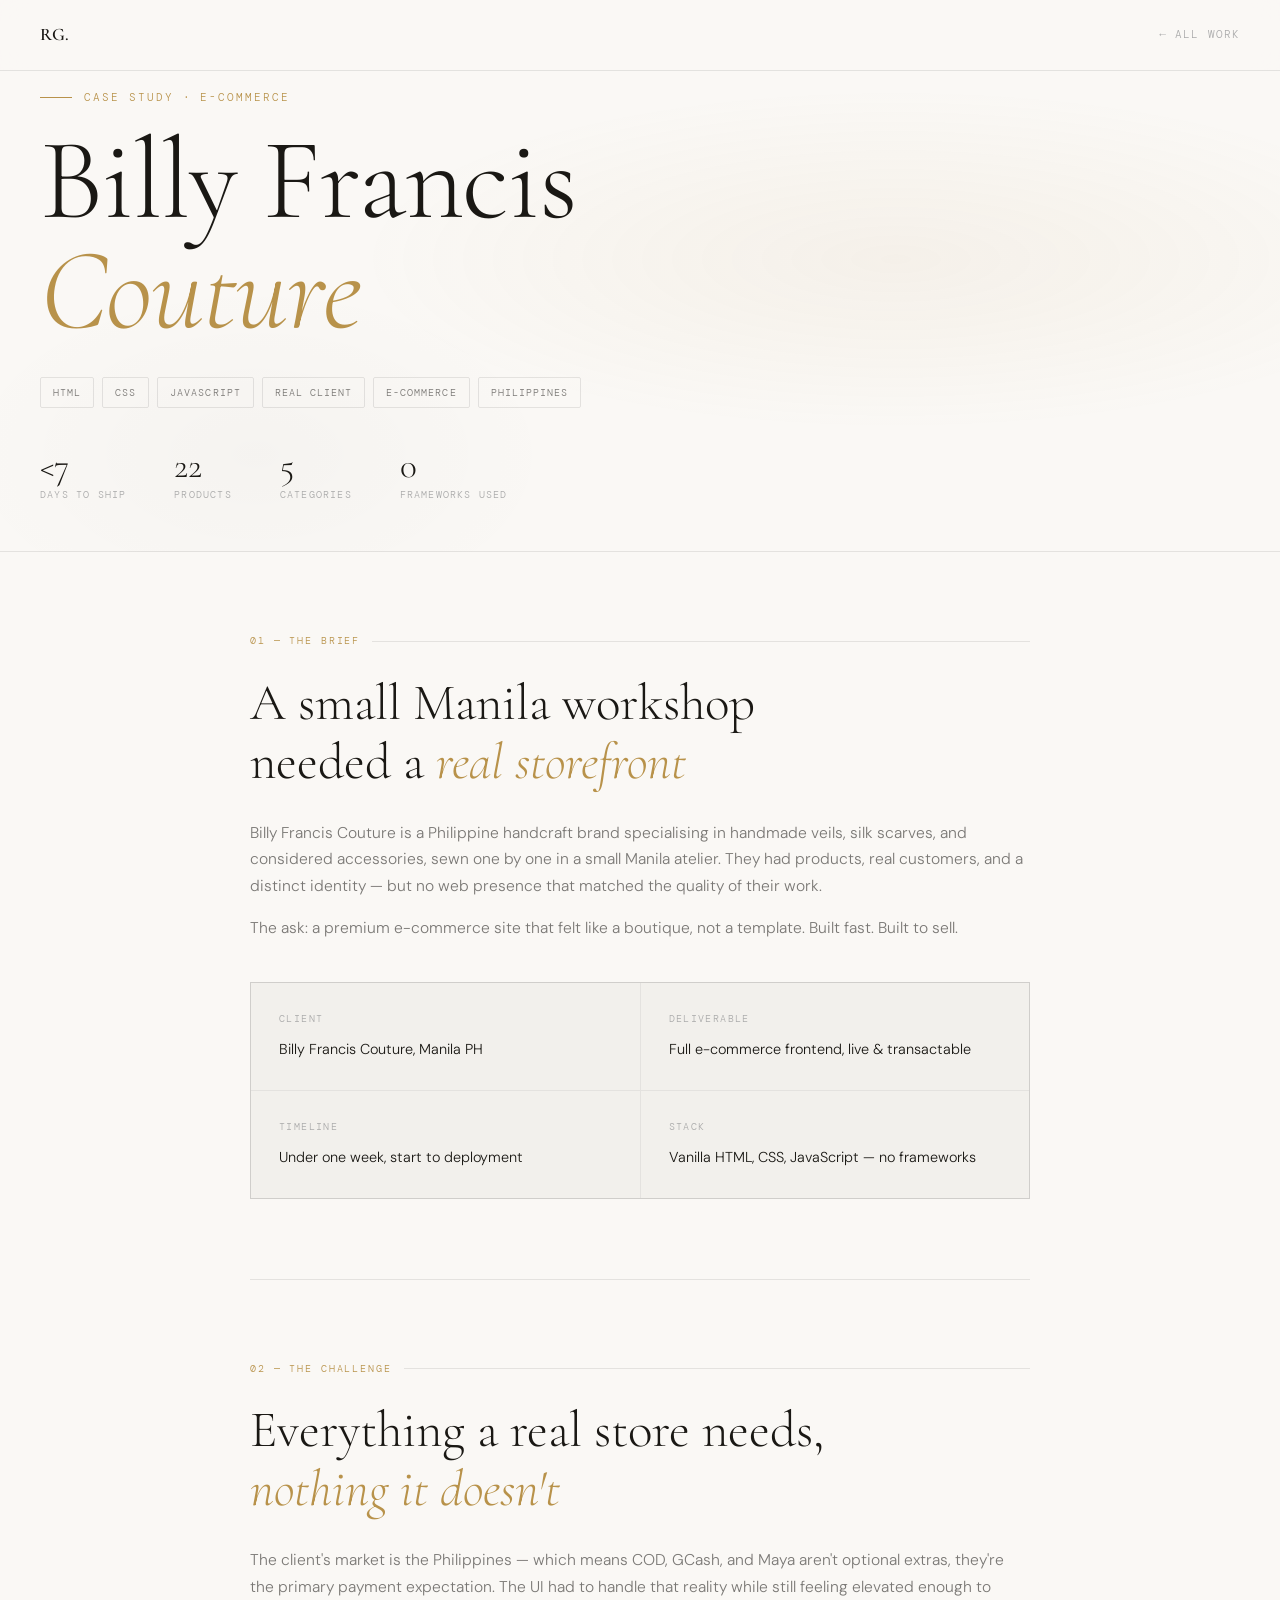
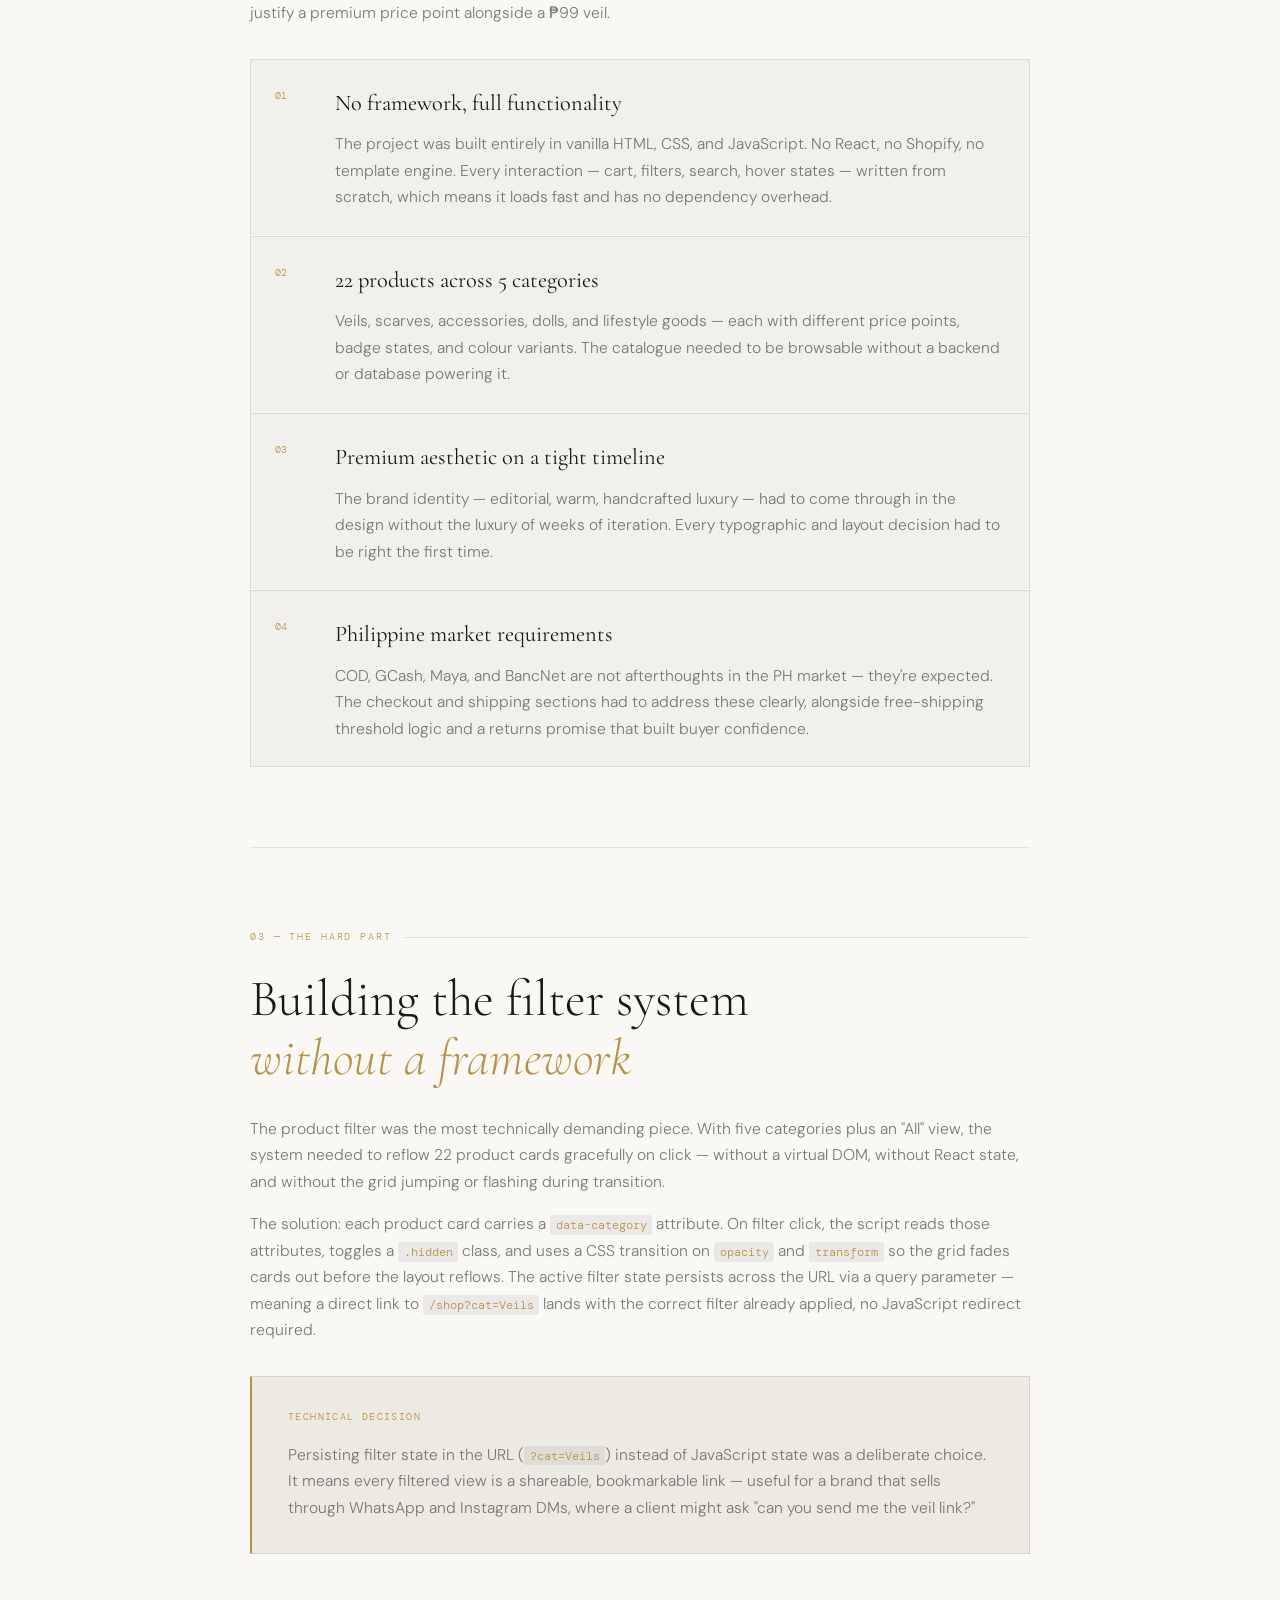
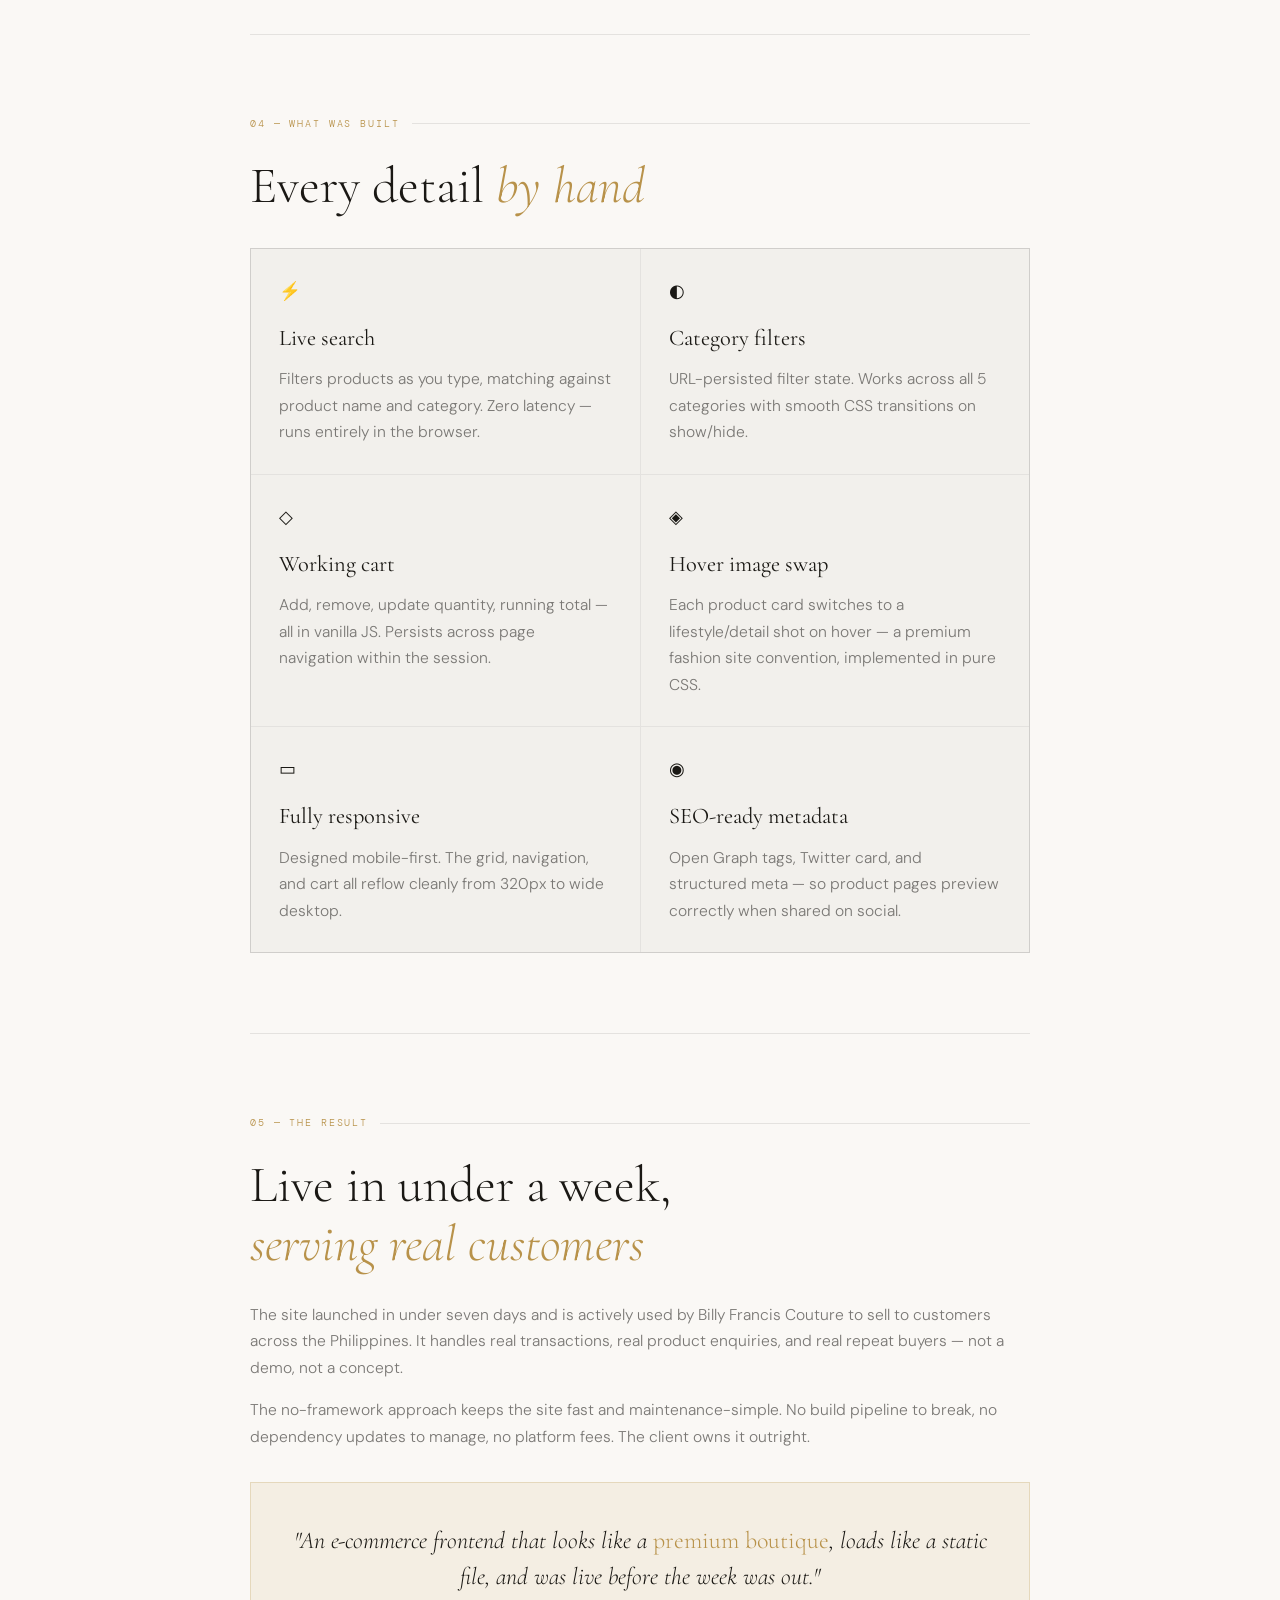
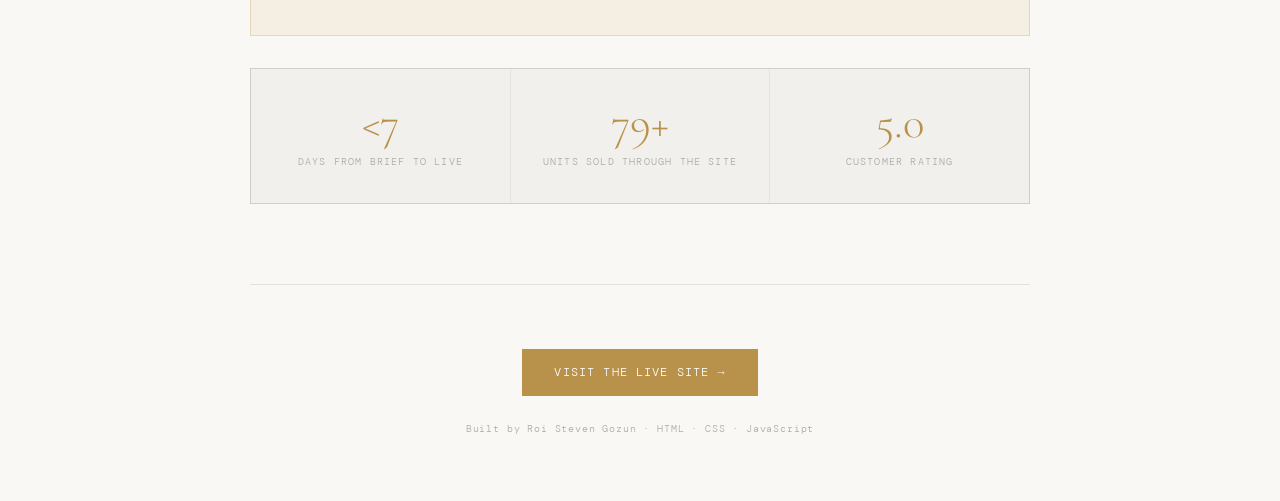
<file: bfc-case-study.html>
<!DOCTYPE html>
<html lang="en">
<head>
  <meta charset="UTF-8" />
  <meta name="viewport" content="width=device-width, initial-scale=1.0" />
  <title>Billy Francis Couture — Case Study · Roi Steven Gozun</title>
  <link rel="icon" href="assets/favicon.svg" type="image/svg+xml" />
  <link rel="preconnect" href="https://fonts.googleapis.com" />
  <link rel="preconnect" href="https://fonts.gstatic.com" crossorigin />
  <link href="https://fonts.googleapis.com/css2?family=Cormorant+Garamond:ital,wght@0,300;0,400;0,600;1,300;1,400&family=DM+Mono:wght@300;400&family=DM+Sans:wght@300;400;500&display=swap" rel="stylesheet" />
  <style>
    *, *::before, *::after { box-sizing: border-box; margin: 0; padding: 0; }

    :root {
      --bg: #FAF8F5;
      --bg-card: #F2F0EC;
      --bg-subtle: #EDE9E3;
      --border: rgba(0,0,0,0.09);
      --text: #1a1814;
      --body: #7a7875;
      --muted: #aaa;
      --accent: #b8924a;
      --accent-dim: rgba(184,146,74,0.1);
    }

    html { scroll-behavior: smooth; }

    body {
      background: var(--bg);
      color: var(--text);
      font-family: 'DM Sans', sans-serif;
      font-weight: 300;
      line-height: 1.7;
      -webkit-font-smoothing: antialiased;
      padding-top: 64px;
    }

    /* —— NAV —— */
    nav {
      position: fixed;
      top: 0; left: 0; right: 0;
      z-index: 100;
      display: flex;
      align-items: center;
      justify-content: space-between;
      padding: 1.25rem 2.5rem;
      background: rgba(250,248,245,0.88);
      backdrop-filter: blur(12px);
      border-bottom: 1px solid var(--border);
    }
    .nav-logo {
      font-family: 'Cormorant Garamond', serif;
      font-size: 1.1rem;
      font-weight: 600;
      color: var(--text);
      text-decoration: none;
      letter-spacing: 0.04em;
    }
    .nav-back {
      font-family: 'DM Mono', monospace;
      font-size: 0.7rem;
      color: var(--muted);
      text-decoration: none;
      letter-spacing: 0.1em;
      text-transform: uppercase;
      display: flex;
      align-items: center;
      gap: 0.5rem;
      transition: color 0.2s;
    }
    .nav-back:hover { color: var(--text); }

    .nav-back::before { content: '←'; }

    /* —— HERO —— */
    .hero {
      min-height: 0;
      display: flex;
      flex-direction: column;
      justify-content: flex-end;
      padding: 1.5rem 2.5rem 3rem;
      margin-top: 0;
      position: relative;
      overflow: hidden;
    }
    .hero-bg {
      position: absolute;
      inset: 0;
      background:
        radial-gradient(ellipse 60% 50% at 70% 40%, rgba(184,146,74,0.07) 0%, transparent 70%),
        radial-gradient(ellipse 40% 60% at 20% 80%, rgba(0,0,0,0.02) 0%, transparent 60%);
    }
    .hero-eyebrow {
      font-family: 'DM Mono', monospace;
      font-size: 0.68rem;
      letter-spacing: 0.18em;
      text-transform: uppercase;
      color: var(--accent);
      margin-bottom: 1.25rem;
      margin-top: 0;
      display: flex;
      align-items: center;
      gap: 0.75rem;
    }
    .hero-eyebrow::before {
      content: '';
      display: inline-block;
      width: 2rem;
      height: 1px;
      background: var(--accent);
    }
    h1 {
      font-family: 'Cormorant Garamond', serif;
      font-size: clamp(3.5rem, 9vw, 8rem);
      font-weight: 300;
      line-height: 0.95;
      letter-spacing: -0.01em;
      color: var(--text);
      margin-bottom: 2rem;
    }
    h1 em {
      font-style: italic;
      color: var(--accent);
    }
    .hero-meta {
      display: flex;
      flex-wrap: wrap;
      gap: 0.5rem;
      margin-bottom: 2.5rem;
    }
    .tag {
      font-family: 'DM Mono', monospace;
      font-size: 0.65rem;
      letter-spacing: 0.1em;
      text-transform: uppercase;
      color: var(--body);
      border: 1px solid var(--border);
      padding: 0.35rem 0.75rem;
      border-radius: 2px;
    }
    .hero-stats {
      display: flex;
      gap: 3rem;
      flex-wrap: wrap;
    }
    .stat-item {
      display: flex;
      flex-direction: column;
      gap: 0.25rem;
    }
    .stat-value {
      font-family: 'Cormorant Garamond', serif;
      font-size: 2.2rem;
      font-weight: 300;
      color: var(--text);
      line-height: 1;
    }
    .stat-label {
      font-family: 'DM Mono', monospace;
      font-size: 0.62rem;
      letter-spacing: 0.12em;
      text-transform: uppercase;
      color: var(--muted);
    }
    .hero-divider {
      position: absolute;
      bottom: 0;
      left: 0; right: 0;
      height: 1px;
      background: var(--border);
    }

    /* —— LAYOUT —— */
    .container {
      max-width: 860px;
      margin: 0 auto;
      padding: 0 2.5rem;
    }
    section {
      padding: 5rem 0;
      border-bottom: 1px solid var(--border);
    }
    section:last-child { border-bottom: none; }

    /* —— SECTION HEADERS —— */
    .section-label {
      font-family: 'DM Mono', monospace;
      font-size: 0.65rem;
      letter-spacing: 0.18em;
      text-transform: uppercase;
      color: var(--accent);
      margin-bottom: 1.5rem;
      display: flex;
      align-items: center;
      gap: 0.75rem;
    }
    .section-label::after {
      content: '';
      flex: 1;
      height: 1px;
      background: var(--border);
    }
    h2 {
      font-family: 'Cormorant Garamond', serif;
      font-size: clamp(2rem, 5vw, 3.2rem);
      font-weight: 300;
      line-height: 1.15;
      color: var(--text);
      margin-bottom: 1.75rem;
    }
    h2 em { font-style: italic; color: var(--accent); }
    h3 {
      font-family: 'Cormorant Garamond', serif;
      font-size: 1.4rem;
      font-weight: 400;
      color: var(--text);
      margin-bottom: 0.6rem;
    }
    p {
      color: var(--body);
      margin-bottom: 1rem;
      font-size: 0.975rem;
    }
    p:last-child { margin-bottom: 0; }

    /* —— BRIEF BLOCK —— */
    .brief-grid {
      display: grid;
      grid-template-columns: 1fr 1fr;
      gap: 1px;
      background: var(--border);
      border: 1px solid var(--border);
      margin-top: 2.5rem;
    }
    .brief-cell {
      background: var(--bg-card);
      padding: 1.75rem;
    }
    .brief-cell-label {
      font-family: 'DM Mono', monospace;
      font-size: 0.62rem;
      letter-spacing: 0.14em;
      text-transform: uppercase;
      color: var(--muted);
      margin-bottom: 0.6rem;
    }
    .brief-cell-value {
      font-family: 'DM Sans', sans-serif;
      font-size: 0.9rem;
      color: var(--text);
    }

    /* —— CHALLENGE CARDS —— */
    .challenge-list {
      display: flex;
      flex-direction: column;
      gap: 1px;
      margin-top: 2rem;
    }
    .challenge-item {
      display: grid;
      grid-template-columns: 2.5rem 1fr;
      gap: 1.25rem;
      align-items: start;
      background: var(--bg-card);
      border: 1px solid var(--border);
      padding: 1.5rem;
      transition: border-color 0.2s;
    }
    .challenge-item:not(:last-child) {
      border-bottom: none;
    }
    .challenge-item:hover { border-color: rgba(184,146,74,0.3); }
    .challenge-num {
      font-family: 'DM Mono', monospace;
      font-size: 0.65rem;
      color: var(--accent);
      padding-top: 0.2rem;
    }

    /* —— DEEP DIVE —— */
    .deep-dive {
      background: var(--bg-subtle);
      border: 1px solid var(--border);
      border-left: 2px solid var(--accent);
      padding: 2rem 2.25rem;
      margin-top: 2rem;
    }
    .deep-dive-label {
      font-family: 'DM Mono', monospace;
      font-size: 0.62rem;
      letter-spacing: 0.14em;
      text-transform: uppercase;
      color: var(--accent);
      margin-bottom: 1rem;
    }
    code {
      font-family: 'DM Mono', monospace;
      font-size: 0.78rem;
      background: rgba(0,0,0,0.06);
      padding: 0.15em 0.45em;
      border-radius: 2px;
      color: var(--accent);
    }

    /* —— FEATURES GRID —— */
    .features-grid {
      display: grid;
      grid-template-columns: repeat(2, 1fr);
      gap: 1px;
      background: var(--border);
      border: 1px solid var(--border);
      margin-top: 2rem;
    }
    .feature-card {
      background: var(--bg-card);
      padding: 1.75rem;
    }
    .feature-icon {
      font-size: 1.1rem;
      margin-bottom: 0.75rem;
    }

    /* —— RESULT CALLOUT —— */
    .result-callout {
      background: var(--accent-dim);
      border: 1px solid rgba(184,146,74,0.25);
      padding: 2.5rem;
      margin-top: 2rem;
      text-align: center;
    }
    .result-callout p {
      font-family: 'Cormorant Garamond', serif;
      font-size: 1.5rem;
      font-style: italic;
      color: var(--text);
      line-height: 1.5;
      margin: 0;
    }
    .result-callout p em { color: var(--accent); font-style: normal; }

    /* —— OUTCOME STATS —— */
    .outcome-stats {
      display: grid;
      grid-template-columns: repeat(3, 1fr);
      gap: 1px;
      background: var(--border);
      border: 1px solid var(--border);
      margin-top: 2rem;
    }
    .outcome-stat {
      background: var(--bg-card);
      padding: 2rem 1.5rem;
      text-align: center;
    }
    .outcome-value {
      font-family: 'Cormorant Garamond', serif;
      font-size: 2.8rem;
      font-weight: 300;
      color: var(--accent);
      line-height: 1;
      margin-bottom: 0.5rem;
    }
    .outcome-label {
      font-family: 'DM Mono', monospace;
      font-size: 0.62rem;
      letter-spacing: 0.12em;
      text-transform: uppercase;
      color: var(--muted);
    }

    /* —— FOOTER —— */
    .case-footer {
      padding: 4rem 0;
      display: flex;
      flex-direction: column;
      align-items: center;
      gap: 1.5rem;
      text-align: center;
    }
    .visit-btn {
      display: inline-flex;
      align-items: center;
      gap: 0.6rem;
      font-family: 'DM Mono', monospace;
      font-size: 0.72rem;
      letter-spacing: 0.1em;
      text-transform: uppercase;
      color: #fff;
      background: var(--accent);
      padding: 0.85rem 2rem;
      text-decoration: none;
      transition: opacity 0.2s;
    }
    .visit-btn:hover { opacity: 0.85; }
    .footer-note {
      font-family: 'DM Mono', monospace;
      font-size: 0.65rem;
      color: var(--muted);
      letter-spacing: 0.08em;
    }

    @media (max-width: 640px) {
      nav { padding: 1rem 1.25rem; }
      .hero { padding: 0 1.25rem 4rem; }
      .container { padding: 0 1.25rem; }
      .brief-grid { grid-template-columns: 1fr; }
      .features-grid { grid-template-columns: 1fr; }
      .outcome-stats { grid-template-columns: 1fr; }
      h1 { font-size: clamp(2.75rem, 12vw, 5rem); }
      .hero-stats { gap: 1.75rem; }
    }
  </style>
</head>
<body>

  <!-- NAV -->
  <nav>
    <a href="index.html" class="nav-logo">RG.</a>
    <a href="index.html#projects" class="nav-back">All Work</a>
  </nav>

  <!-- HERO -->
  <div class="hero">
    <div class="hero-bg"></div>
    <div style="position:relative; z-index:1;">
      <p class="hero-eyebrow">Case Study · E-Commerce</p>
      <h1>Billy Francis<br><em>Couture</em></h1>
      <div class="hero-meta">
        <span class="tag">HTML</span>
        <span class="tag">CSS</span>
        <span class="tag">JavaScript</span>
        <span class="tag">Real Client</span>
        <span class="tag">E-Commerce</span>
        <span class="tag">Philippines</span>
      </div>
      <div class="hero-stats">
        <div class="stat-item">
          <span class="stat-value">&lt;7</span>
          <span class="stat-label">Days to ship</span>
        </div>
        <div class="stat-item">
          <span class="stat-value">22</span>
          <span class="stat-label">Products</span>
        </div>
        <div class="stat-item">
          <span class="stat-value">5</span>
          <span class="stat-label">Categories</span>
        </div>
        <div class="stat-item">
          <span class="stat-value">0</span>
          <span class="stat-label">Frameworks used</span>
        </div>
      </div>
    </div>
    <div class="hero-divider"></div>
  </div>

  <!-- BRIEF -->
  <div class="container">
    <section>
      <p class="section-label">01 — The Brief</p>
      <h2>A small Manila workshop<br>needed a <em>real storefront</em></h2>
      <p>Billy Francis Couture is a Philippine handcraft brand specialising in handmade veils, silk scarves, and considered accessories, sewn one by one in a small Manila atelier. They had products, real customers, and a distinct identity — but no web presence that matched the quality of their work.</p>
      <p>The ask: a premium e-commerce site that felt like a boutique, not a template. Built fast. Built to sell.</p>

      <div class="brief-grid">
        <div class="brief-cell">
          <p class="brief-cell-label">Client</p>
          <p class="brief-cell-value">Billy Francis Couture, Manila PH</p>
        </div>
        <div class="brief-cell">
          <p class="brief-cell-label">Deliverable</p>
          <p class="brief-cell-value">Full e-commerce frontend, live &amp; transactable</p>
        </div>
        <div class="brief-cell">
          <p class="brief-cell-label">Timeline</p>
          <p class="brief-cell-value">Under one week, start to deployment</p>
        </div>
        <div class="brief-cell">
          <p class="brief-cell-label">Stack</p>
          <p class="brief-cell-value">Vanilla HTML, CSS, JavaScript — no frameworks</p>
        </div>
      </div>
    </section>

    <!-- CHALLENGE -->
    <section>
      <p class="section-label">02 — The Challenge</p>
      <h2>Everything a real store needs,<br><em>nothing it doesn't</em></h2>
      <p>The client's market is the Philippines — which means COD, GCash, and Maya aren't optional extras, they're the primary payment expectation. The UI had to handle that reality while still feeling elevated enough to justify a premium price point alongside a ₱99 veil.</p>

      <div class="challenge-list">
        <div class="challenge-item">
          <span class="challenge-num">01</span>
          <div>
            <h3>No framework, full functionality</h3>
            <p>The project was built entirely in vanilla HTML, CSS, and JavaScript. No React, no Shopify, no template engine. Every interaction — cart, filters, search, hover states — written from scratch, which means it loads fast and has no dependency overhead.</p>
          </div>
        </div>
        <div class="challenge-item">
          <span class="challenge-num">02</span>
          <div>
            <h3>22 products across 5 categories</h3>
            <p>Veils, scarves, accessories, dolls, and lifestyle goods — each with different price points, badge states, and colour variants. The catalogue needed to be browsable without a backend or database powering it.</p>
          </div>
        </div>
        <div class="challenge-item">
          <span class="challenge-num">03</span>
          <div>
            <h3>Premium aesthetic on a tight timeline</h3>
            <p>The brand identity — editorial, warm, handcrafted luxury — had to come through in the design without the luxury of weeks of iteration. Every typographic and layout decision had to be right the first time.</p>
          </div>
        </div>
        <div class="challenge-item">
          <span class="challenge-num">04</span>
          <div>
            <h3>Philippine market requirements</h3>
            <p>COD, GCash, Maya, and BancNet are not afterthoughts in the PH market — they're expected. The checkout and shipping sections had to address these clearly, alongside free-shipping threshold logic and a returns promise that built buyer confidence.</p>
          </div>
        </div>
      </div>
    </section>

    <!-- APPROACH -->
    <section>
      <p class="section-label">03 — The Hard Part</p>
      <h2>Building the filter system<br><em>without a framework</em></h2>
      <p>The product filter was the most technically demanding piece. With five categories plus an "All" view, the system needed to reflow 22 product cards gracefully on click — without a virtual DOM, without React state, and without the grid jumping or flashing during transition.</p>
      <p>The solution: each product card carries a <code>data-category</code> attribute. On filter click, the script reads those attributes, toggles a <code>.hidden</code> class, and uses a CSS transition on <code>opacity</code> and <code>transform</code> so the grid fades cards out before the layout reflows. The active filter state persists across the URL via a query parameter — meaning a direct link to <code>/shop?cat=Veils</code> lands with the correct filter already applied, no JavaScript redirect required.</p>

      <div class="deep-dive">
        <p class="deep-dive-label">Technical decision</p>
        <p>Persisting filter state in the URL (<code>?cat=Veils</code>) instead of JavaScript state was a deliberate choice. It means every filtered view is a shareable, bookmarkable link — useful for a brand that sells through WhatsApp and Instagram DMs, where a client might ask "can you send me the veil link?"</p>
      </div>
    </section>

    <!-- FEATURES -->
    <section>
      <p class="section-label">04 — What Was Built</p>
      <h2>Every detail <em>by hand</em></h2>

      <div class="features-grid">
        <div class="feature-card">
          <div class="feature-icon">⚡</div>
          <h3>Live search</h3>
          <p>Filters products as you type, matching against product name and category. Zero latency — runs entirely in the browser.</p>
        </div>
        <div class="feature-card">
          <div class="feature-icon">◐</div>
          <h3>Category filters</h3>
          <p>URL-persisted filter state. Works across all 5 categories with smooth CSS transitions on show/hide.</p>
        </div>
        <div class="feature-card">
          <div class="feature-icon">◇</div>
          <h3>Working cart</h3>
          <p>Add, remove, update quantity, running total — all in vanilla JS. Persists across page navigation within the session.</p>
        </div>
        <div class="feature-card">
          <div class="feature-icon">◈</div>
          <h3>Hover image swap</h3>
          <p>Each product card switches to a lifestyle/detail shot on hover — a premium fashion site convention, implemented in pure CSS.</p>
        </div>
        <div class="feature-card">
          <div class="feature-icon">▭</div>
          <h3>Fully responsive</h3>
          <p>Designed mobile-first. The grid, navigation, and cart all reflow cleanly from 320px to wide desktop.</p>
        </div>
        <div class="feature-card">
          <div class="feature-icon">◉</div>
          <h3>SEO-ready metadata</h3>
          <p>Open Graph tags, Twitter card, and structured meta — so product pages preview correctly when shared on social.</p>
        </div>
      </div>
    </section>

    <!-- RESULT -->
    <section>
      <p class="section-label">05 — The Result</p>
      <h2>Live in under a week,<br><em>serving real customers</em></h2>
      <p>The site launched in under seven days and is actively used by Billy Francis Couture to sell to customers across the Philippines. It handles real transactions, real product enquiries, and real repeat buyers — not a demo, not a concept.</p>
      <p>The no-framework approach keeps the site fast and maintenance-simple. No build pipeline to break, no dependency updates to manage, no platform fees. The client owns it outright.</p>

      <div class="result-callout">
        <p>"An e-commerce frontend that looks like a <em>premium boutique</em>, loads like a static file, and was live before the week was out."</p>
      </div>

      <div class="outcome-stats">
        <div class="outcome-stat">
          <div class="outcome-value">&lt;7</div>
          <div class="outcome-label">Days from brief to live</div>
        </div>
        <div class="outcome-stat">
          <div class="outcome-value">79+</div>
          <div class="outcome-label">Units sold through the site</div>
        </div>
        <div class="outcome-stat">
          <div class="outcome-value">5.0</div>
          <div class="outcome-label">Customer rating</div>
        </div>
      </div>
    </section>

    <!-- FOOTER -->
    <div class="case-footer">
      <a href="https://billy-francis-couture.steven-gozun.workers.dev/" target="_blank" rel="noopener" class="visit-btn">
        Visit the Live Site →
      </a>
      <p class="footer-note">Built by Roi Steven Gozun · HTML · CSS · JavaScript</p>
    </div>
  </div>

</body>
</html>
</file>
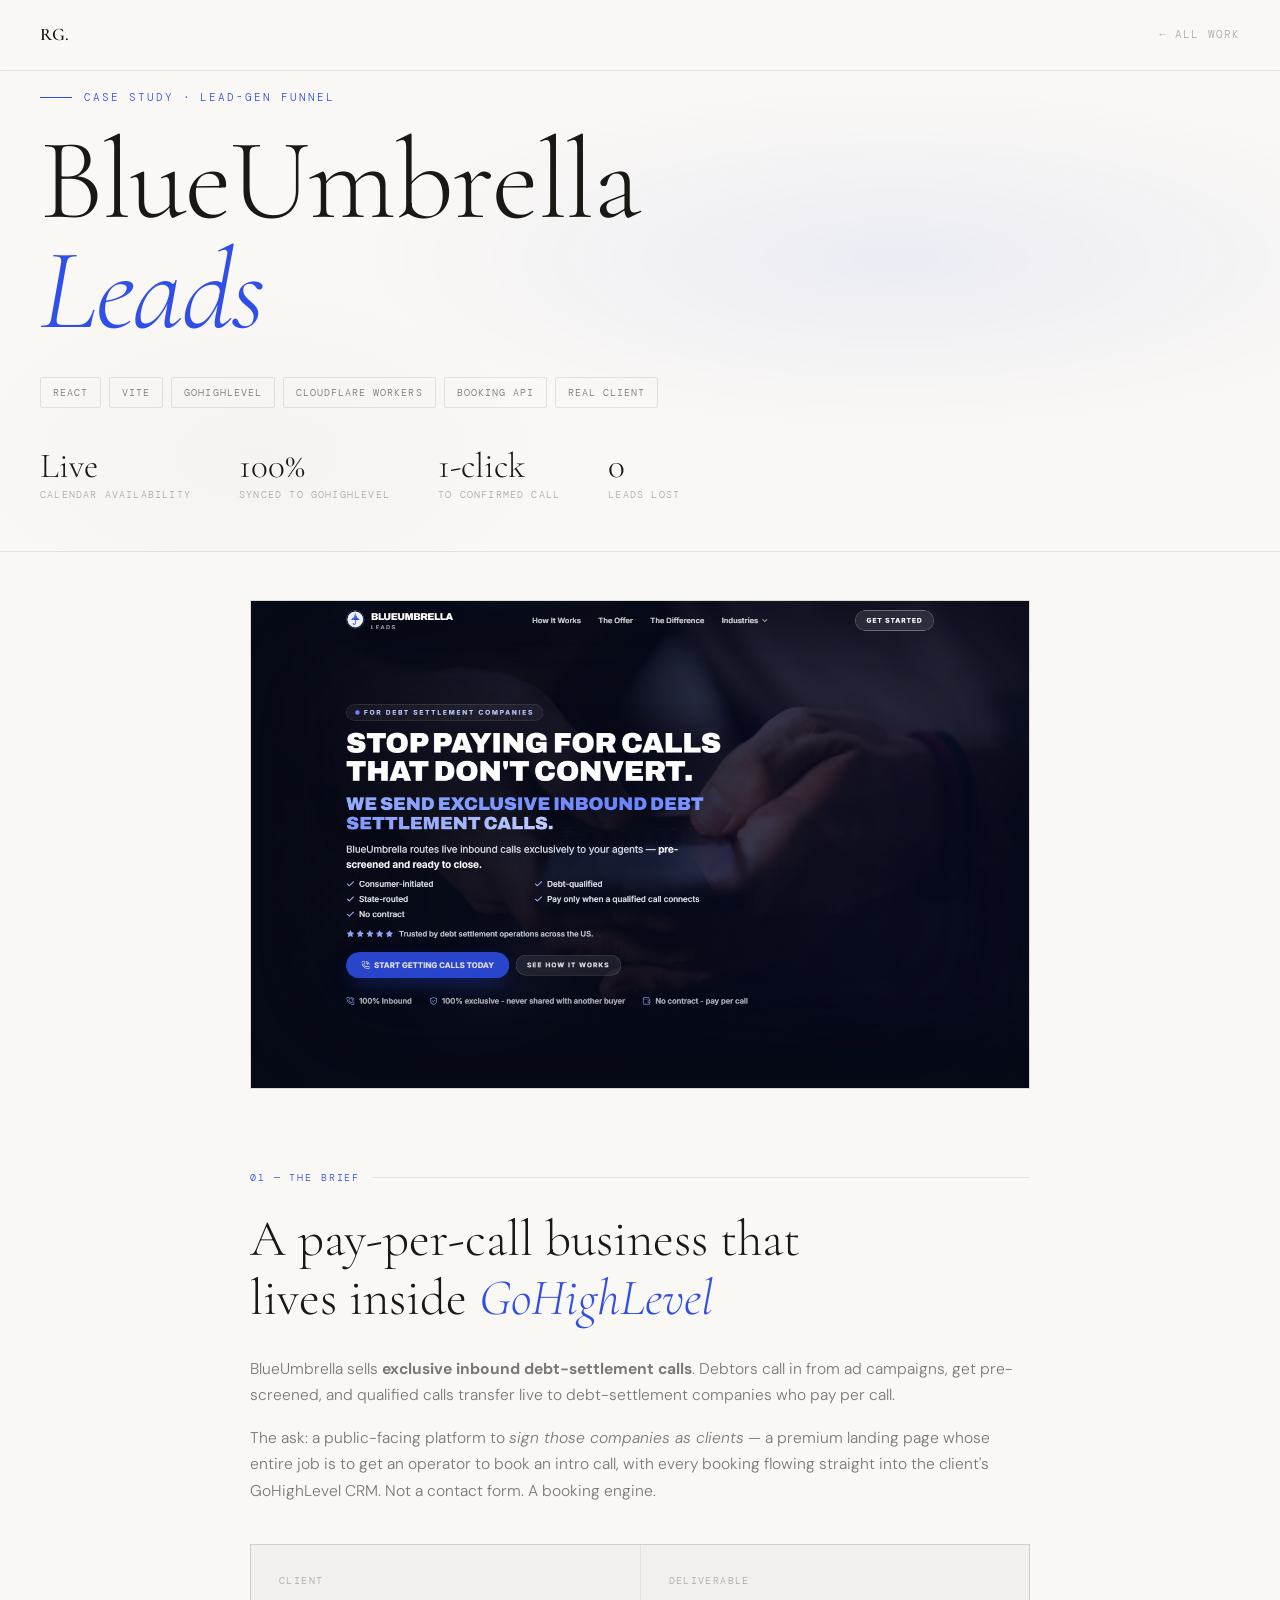
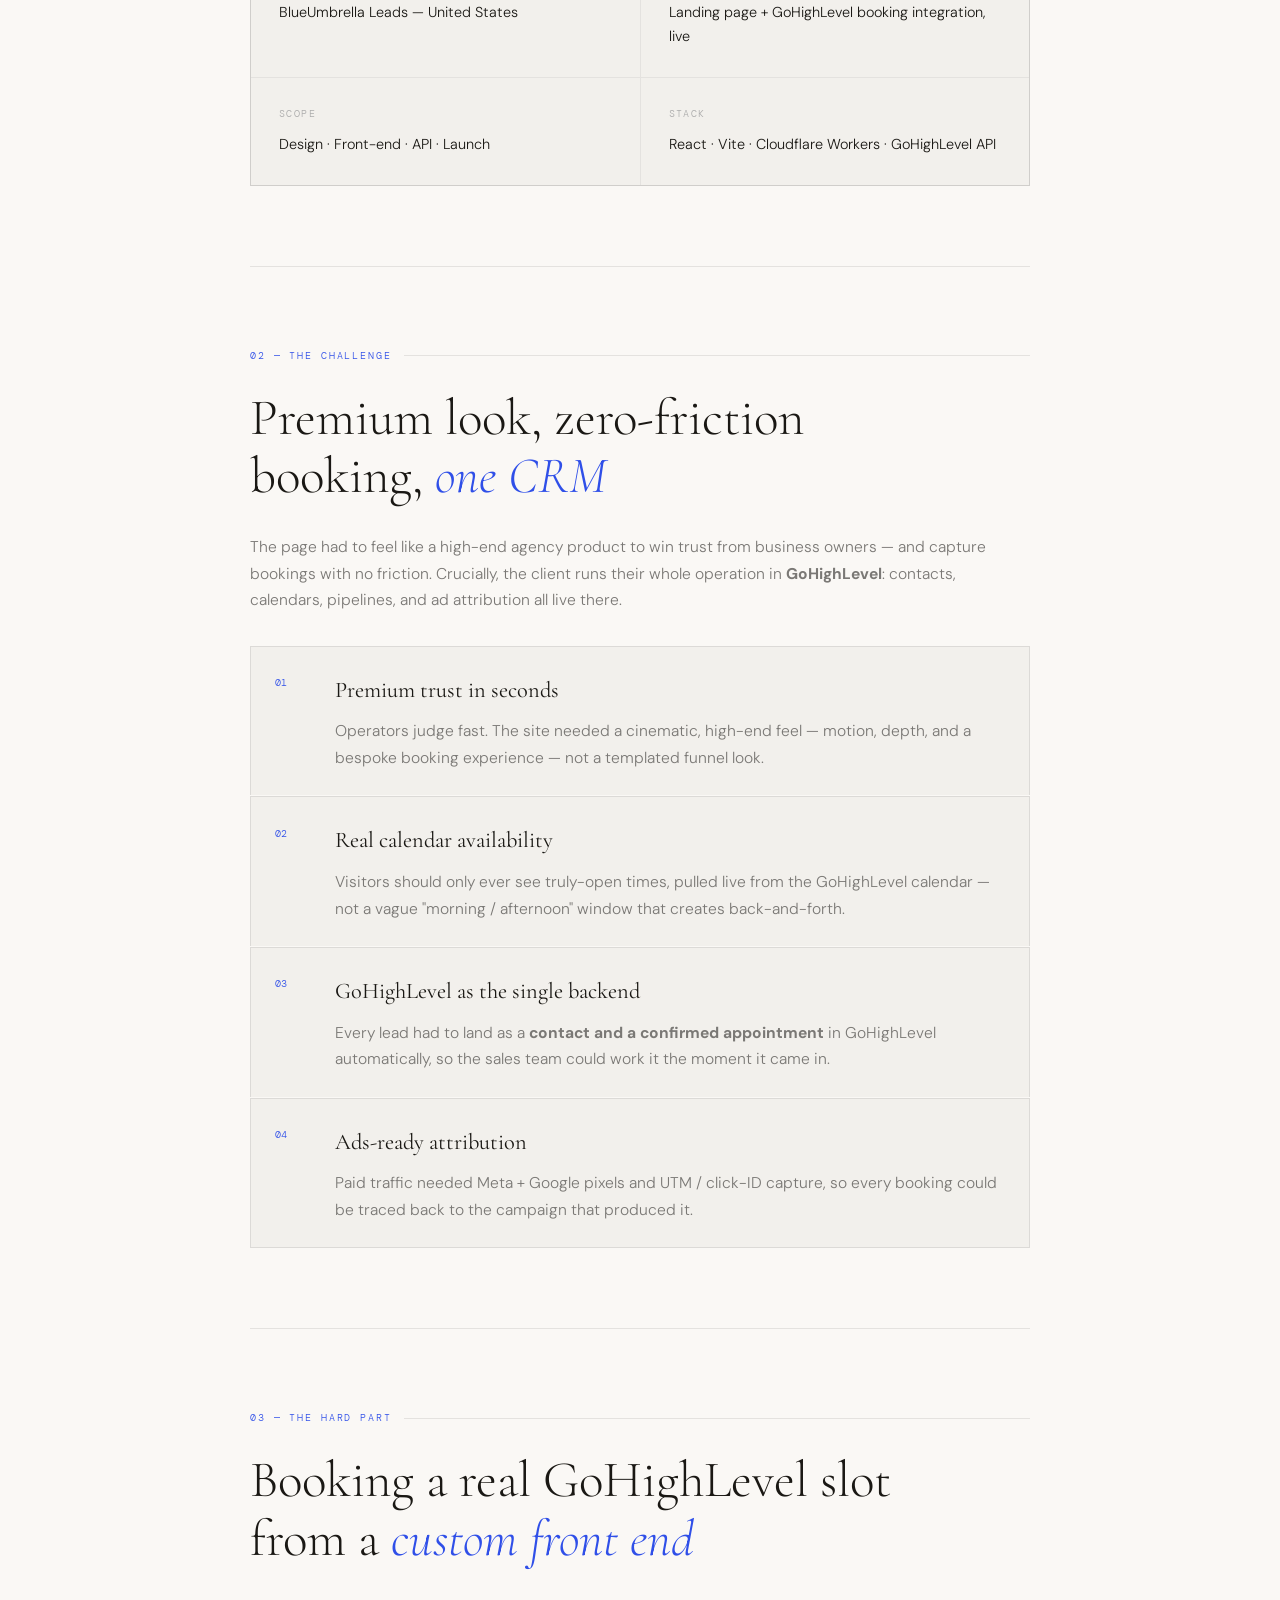
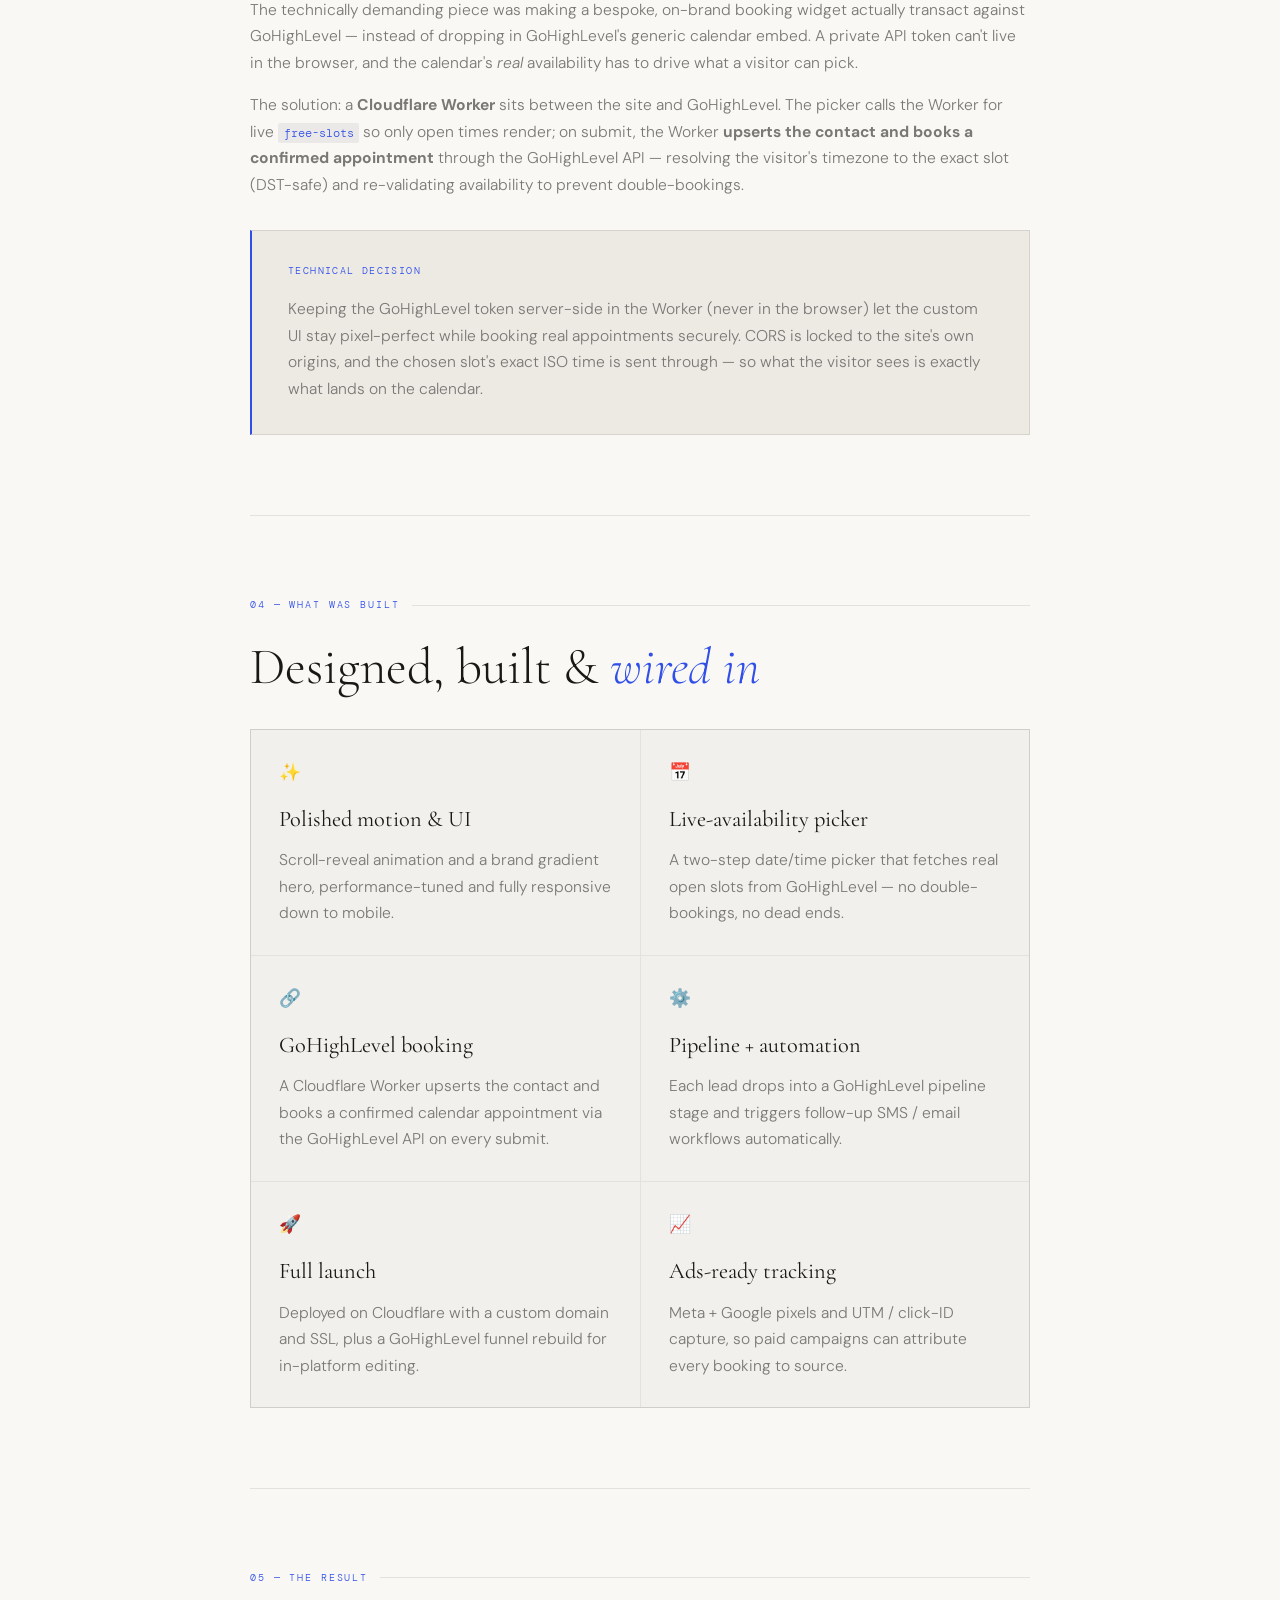
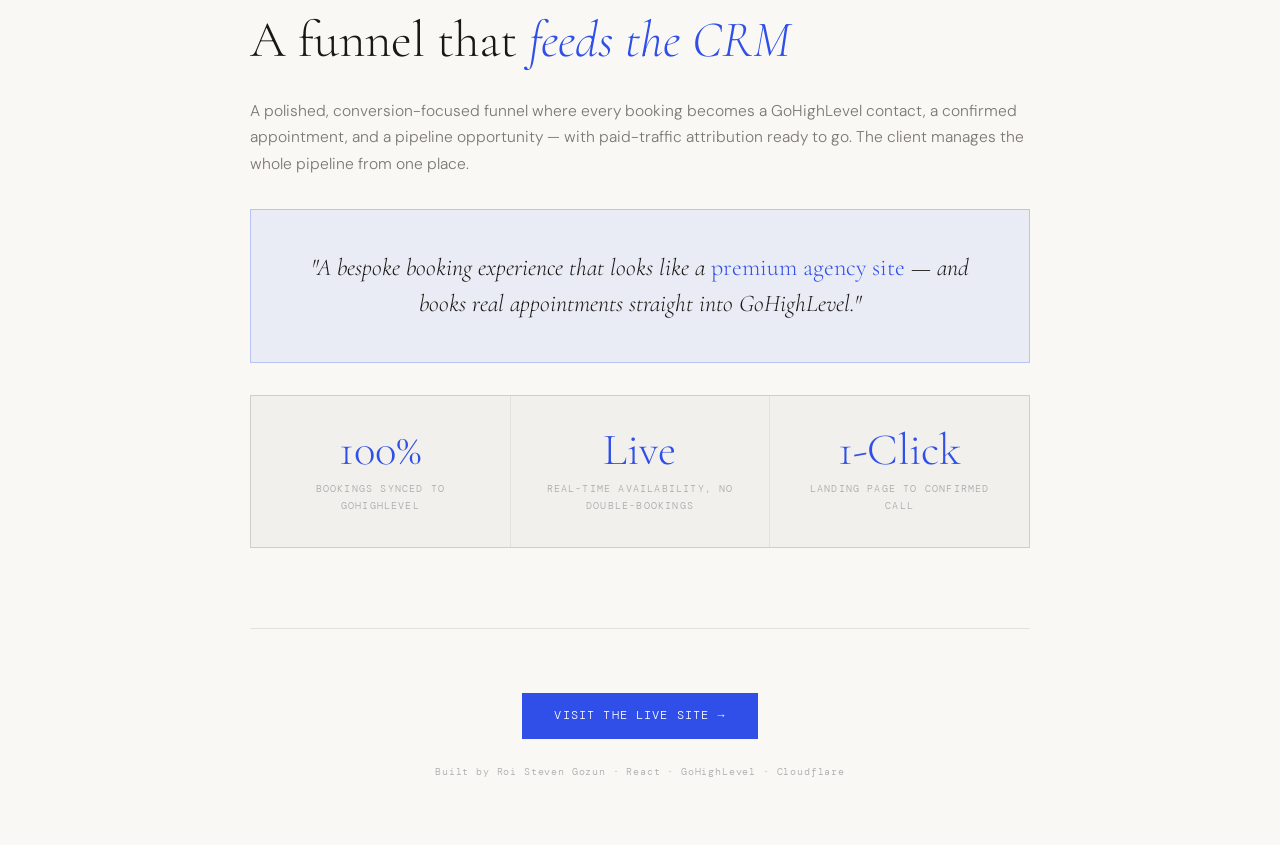
<file: blueumbrella-case-study.html>
<!DOCTYPE html>
<html lang="en">
<head>
  <meta charset="UTF-8" />
  <meta name="viewport" content="width=device-width, initial-scale=1.0" />
  <title>BlueUmbrella Leads — Case Study · Roi Steven Gozun</title>
  <link rel="icon" href="assets/favicon.svg" type="image/svg+xml" />
  <link rel="preconnect" href="https://fonts.googleapis.com" />
  <link rel="preconnect" href="https://fonts.gstatic.com" crossorigin />
  <link href="https://fonts.googleapis.com/css2?family=Cormorant+Garamond:ital,wght@0,300;0,400;0,600;1,300;1,400&family=DM+Mono:wght@300;400&family=DM+Sans:wght@300;400;500&display=swap" rel="stylesheet" />
  <style>
    *, *::before, *::after { box-sizing: border-box; margin: 0; padding: 0; }

    :root {
      --bg: #FAF8F5;
      --bg-card: #F2F0EC;
      --bg-subtle: #EDE9E3;
      --border: rgba(0,0,0,0.09);
      --text: #1a1814;
      --body: #7a7875;
      --muted: #aaa;
      --accent: #2f4fe8;
      --accent-dim: rgba(47,79,232,0.08);
    }

    html { scroll-behavior: smooth; }
    body {
      background: var(--bg); color: var(--text);
      font-family: 'DM Sans', sans-serif; font-weight: 300;
      line-height: 1.7; -webkit-font-smoothing: antialiased; padding-top: 64px;
    }

    /* NAV */
    nav {
      position: fixed; top: 0; left: 0; right: 0; z-index: 100;
      display: flex; align-items: center; justify-content: space-between;
      padding: 1.25rem 2.5rem; background: rgba(250,248,245,0.88);
      backdrop-filter: blur(12px); border-bottom: 1px solid var(--border);
    }
    .nav-logo { font-family: 'Cormorant Garamond', serif; font-size: 1.1rem; font-weight: 600;
      color: var(--text); text-decoration: none; letter-spacing: 0.04em; }
    .nav-back { font-family: 'DM Mono', monospace; font-size: 0.7rem; color: var(--muted);
      text-decoration: none; letter-spacing: 0.1em; text-transform: uppercase;
      display: flex; align-items: center; gap: 0.5rem; transition: color 0.2s; }
    .nav-back:hover { color: var(--text); }
    .nav-back::before { content: '←'; }

    /* HERO */
    .hero { display: flex; flex-direction: column; justify-content: flex-end;
      padding: 1.5rem 2.5rem 3rem; position: relative; overflow: hidden; }
    .hero-bg { position: absolute; inset: 0;
      background:
        radial-gradient(ellipse 60% 50% at 70% 40%, rgba(47,79,232,0.07) 0%, transparent 70%),
        radial-gradient(ellipse 40% 60% at 20% 80%, rgba(0,0,0,0.02) 0%, transparent 60%); }
    .hero-eyebrow { font-family: 'DM Mono', monospace; font-size: 0.68rem; letter-spacing: 0.18em;
      text-transform: uppercase; color: var(--accent); margin-bottom: 1.25rem;
      display: flex; align-items: center; gap: 0.75rem; }
    .hero-eyebrow::before { content: ''; display: inline-block; width: 2rem; height: 1px; background: var(--accent); }
    h1 { font-family: 'Cormorant Garamond', serif; font-size: clamp(3.5rem, 9vw, 8rem); font-weight: 300;
      line-height: 0.95; letter-spacing: -0.01em; color: var(--text); margin-bottom: 2rem; }
    h1 em { font-style: italic; color: var(--accent); }
    .hero-meta { display: flex; flex-wrap: wrap; gap: 0.5rem; margin-bottom: 2.5rem; }
    .tag { font-family: 'DM Mono', monospace; font-size: 0.65rem; letter-spacing: 0.1em;
      text-transform: uppercase; color: var(--body); border: 1px solid var(--border);
      padding: 0.35rem 0.75rem; border-radius: 2px; }
    .hero-stats { display: flex; gap: 3rem; flex-wrap: wrap; }
    .stat-item { display: flex; flex-direction: column; gap: 0.25rem; }
    .stat-value { font-family: 'Cormorant Garamond', serif; font-size: 2.2rem; font-weight: 300; color: var(--text); line-height: 1; }
    .stat-label { font-family: 'DM Mono', monospace; font-size: 0.62rem; letter-spacing: 0.12em; text-transform: uppercase; color: var(--muted); }
    .hero-divider { position: absolute; bottom: 0; left: 0; right: 0; height: 1px; background: var(--border); }

    /* LAYOUT */
    .container { max-width: 860px; margin: 0 auto; padding: 0 2.5rem; }
    section { padding: 5rem 0; border-bottom: 1px solid var(--border); }
    section:last-child { border-bottom: none; }

    .shot { margin-top: 3rem; border: 1px solid var(--border); background: var(--bg-card); line-height: 0; }
    .shot img { width: 100%; display: block; }

    .section-label { font-family: 'DM Mono', monospace; font-size: 0.65rem; letter-spacing: 0.18em;
      text-transform: uppercase; color: var(--accent); margin-bottom: 1.5rem;
      display: flex; align-items: center; gap: 0.75rem; }
    .section-label::after { content: ''; flex: 1; height: 1px; background: var(--border); }
    h2 { font-family: 'Cormorant Garamond', serif; font-size: clamp(2rem, 5vw, 3.2rem); font-weight: 300;
      line-height: 1.15; color: var(--text); margin-bottom: 1.75rem; }
    h2 em { font-style: italic; color: var(--accent); }
    h3 { font-family: 'Cormorant Garamond', serif; font-size: 1.4rem; font-weight: 400; color: var(--text); margin-bottom: 0.6rem; }
    p { color: var(--body); margin-bottom: 1rem; font-size: 0.975rem; }
    p:last-child { margin-bottom: 0; }

    .brief-grid { display: grid; grid-template-columns: 1fr 1fr; gap: 1px; background: var(--border);
      border: 1px solid var(--border); margin-top: 2.5rem; }
    .brief-cell { background: var(--bg-card); padding: 1.75rem; }
    .brief-cell-label { font-family: 'DM Mono', monospace; font-size: 0.62rem; letter-spacing: 0.14em;
      text-transform: uppercase; color: var(--muted); margin-bottom: 0.6rem; }
    .brief-cell-value { font-family: 'DM Sans', sans-serif; font-size: 0.9rem; color: var(--text); }

    .challenge-list { display: flex; flex-direction: column; gap: 1px; margin-top: 2rem; }
    .challenge-item { display: grid; grid-template-columns: 2.5rem 1fr; gap: 1.25rem; align-items: start;
      background: var(--bg-card); border: 1px solid var(--border); padding: 1.5rem; transition: border-color 0.2s; }
    .challenge-item:not(:last-child) { border-bottom: none; }
    .challenge-item:hover { border-color: rgba(47,79,232,0.3); }
    .challenge-num { font-family: 'DM Mono', monospace; font-size: 0.65rem; color: var(--accent); padding-top: 0.2rem; }

    .deep-dive { background: var(--bg-subtle); border: 1px solid var(--border); border-left: 2px solid var(--accent);
      padding: 2rem 2.25rem; margin-top: 2rem; }
    .deep-dive-label { font-family: 'DM Mono', monospace; font-size: 0.62rem; letter-spacing: 0.14em;
      text-transform: uppercase; color: var(--accent); margin-bottom: 1rem; }
    code { font-family: 'DM Mono', monospace; font-size: 0.78rem; background: rgba(0,0,0,0.06);
      padding: 0.15em 0.45em; border-radius: 2px; color: var(--accent); }

    .features-grid { display: grid; grid-template-columns: repeat(2, 1fr); gap: 1px; background: var(--border);
      border: 1px solid var(--border); margin-top: 2rem; }
    .feature-card { background: var(--bg-card); padding: 1.75rem; }
    .feature-icon { font-size: 1.1rem; margin-bottom: 0.75rem; }

    .result-callout { background: var(--accent-dim); border: 1px solid rgba(47,79,232,0.25);
      padding: 2.5rem; margin-top: 2rem; text-align: center; }
    .result-callout p { font-family: 'Cormorant Garamond', serif; font-size: 1.5rem; font-style: italic;
      color: var(--text); line-height: 1.5; margin: 0; }
    .result-callout p em { color: var(--accent); font-style: normal; }

    .outcome-stats { display: grid; grid-template-columns: repeat(3, 1fr); gap: 1px; background: var(--border);
      border: 1px solid var(--border); margin-top: 2rem; }
    .outcome-stat { background: var(--bg-card); padding: 2rem 1.5rem; text-align: center; }
    .outcome-value { font-family: 'Cormorant Garamond', serif; font-size: 2.8rem; font-weight: 300;
      color: var(--accent); line-height: 1; margin-bottom: 0.5rem; }
    .outcome-label { font-family: 'DM Mono', monospace; font-size: 0.62rem; letter-spacing: 0.12em;
      text-transform: uppercase; color: var(--muted); }

    .case-footer { padding: 4rem 0; display: flex; flex-direction: column; align-items: center; gap: 1.5rem; text-align: center; }
    .visit-btn { display: inline-flex; align-items: center; gap: 0.6rem; font-family: 'DM Mono', monospace;
      font-size: 0.72rem; letter-spacing: 0.1em; text-transform: uppercase; color: #fff; background: var(--accent);
      padding: 0.85rem 2rem; text-decoration: none; transition: opacity 0.2s; }
    .visit-btn:hover { opacity: 0.85; }
    .footer-note { font-family: 'DM Mono', monospace; font-size: 0.65rem; color: var(--muted); letter-spacing: 0.08em; }

    @media (max-width: 640px) {
      nav { padding: 1rem 1.25rem; }
      .hero { padding: 0 1.25rem 4rem; }
      .container { padding: 0 1.25rem; }
      .brief-grid, .features-grid, .outcome-stats { grid-template-columns: 1fr; }
      h1 { font-size: clamp(2.75rem, 12vw, 5rem); }
      .hero-stats { gap: 1.75rem; }
    }
  </style>
</head>
<body>

  <!-- NAV -->
  <nav>
    <a href="index.html" class="nav-logo">RG.</a>
    <a href="index.html#projects" class="nav-back">All Work</a>
  </nav>

  <!-- HERO -->
  <div class="hero">
    <div class="hero-bg"></div>
    <div style="position:relative; z-index:1;">
      <p class="hero-eyebrow">Case Study · Lead-Gen Funnel</p>
      <h1>BlueUmbrella<br><em>Leads</em></h1>
      <div class="hero-meta">
        <span class="tag">React</span>
        <span class="tag">Vite</span>
        <span class="tag">GoHighLevel</span>
        <span class="tag">Cloudflare Workers</span>
        <span class="tag">Booking API</span>
        <span class="tag">Real Client</span>
      </div>
      <div class="hero-stats">
        <div class="stat-item"><span class="stat-value">Live</span><span class="stat-label">Calendar availability</span></div>
        <div class="stat-item"><span class="stat-value">100%</span><span class="stat-label">Synced to GoHighLevel</span></div>
        <div class="stat-item"><span class="stat-value">1-click</span><span class="stat-label">To confirmed call</span></div>
        <div class="stat-item"><span class="stat-value">0</span><span class="stat-label">Leads lost</span></div>
      </div>
    </div>
    <div class="hero-divider"></div>
  </div>

  <!-- BODY -->
  <div class="container">

    <figure class="shot">
      <img src="assets/blueumbrella-preview.png" alt="BlueUmbrella Leads — live site" />
    </figure>

    <!-- BRIEF -->
    <section>
      <p class="section-label">01 — The Brief</p>
      <h2>A pay-per-call business that<br>lives inside <em>GoHighLevel</em></h2>
      <p>BlueUmbrella sells <strong>exclusive inbound debt-settlement calls</strong>. Debtors call in from ad campaigns, get pre-screened, and qualified calls transfer live to debt-settlement companies who pay per call.</p>
      <p>The ask: a public-facing platform to <em>sign those companies as clients</em> — a premium landing page whose entire job is to get an operator to book an intro call, with every booking flowing straight into the client's GoHighLevel CRM. Not a contact form. A booking engine.</p>

      <div class="brief-grid">
        <div class="brief-cell"><p class="brief-cell-label">Client</p><p class="brief-cell-value">BlueUmbrella Leads — United States</p></div>
        <div class="brief-cell"><p class="brief-cell-label">Deliverable</p><p class="brief-cell-value">Landing page + GoHighLevel booking integration, live</p></div>
        <div class="brief-cell"><p class="brief-cell-label">Scope</p><p class="brief-cell-value">Design · Front-end · API · Launch</p></div>
        <div class="brief-cell"><p class="brief-cell-label">Stack</p><p class="brief-cell-value">React · Vite · Cloudflare Workers · GoHighLevel API</p></div>
      </div>
    </section>

    <!-- CHALLENGE -->
    <section>
      <p class="section-label">02 — The Challenge</p>
      <h2>Premium look, zero-friction<br>booking, <em>one CRM</em></h2>
      <p>The page had to feel like a high-end agency product to win trust from business owners — and capture bookings with no friction. Crucially, the client runs their whole operation in <strong>GoHighLevel</strong>: contacts, calendars, pipelines, and ad attribution all live there.</p>

      <div class="challenge-list">
        <div class="challenge-item"><span class="challenge-num">01</span><div>
          <h3>Premium trust in seconds</h3>
          <p>Operators judge fast. The site needed a cinematic, high-end feel — motion, depth, and a bespoke booking experience — not a templated funnel look.</p></div></div>
        <div class="challenge-item"><span class="challenge-num">02</span><div>
          <h3>Real calendar availability</h3>
          <p>Visitors should only ever see truly-open times, pulled live from the GoHighLevel calendar — not a vague "morning / afternoon" window that creates back-and-forth.</p></div></div>
        <div class="challenge-item"><span class="challenge-num">03</span><div>
          <h3>GoHighLevel as the single backend</h3>
          <p>Every lead had to land as a <strong>contact and a confirmed appointment</strong> in GoHighLevel automatically, so the sales team could work it the moment it came in.</p></div></div>
        <div class="challenge-item"><span class="challenge-num">04</span><div>
          <h3>Ads-ready attribution</h3>
          <p>Paid traffic needed Meta + Google pixels and UTM / click-ID capture, so every booking could be traced back to the campaign that produced it.</p></div></div>
      </div>
    </section>

    <!-- HARD PART -->
    <section>
      <p class="section-label">03 — The Hard Part</p>
      <h2>Booking a real GoHighLevel slot<br>from a <em>custom front end</em></h2>
      <p>The technically demanding piece was making a bespoke, on-brand booking widget actually transact against GoHighLevel — instead of dropping in GoHighLevel's generic calendar embed. A private API token can't live in the browser, and the calendar's <em>real</em> availability has to drive what a visitor can pick.</p>
      <p>The solution: a <strong>Cloudflare Worker</strong> sits between the site and GoHighLevel. The picker calls the Worker for live <code>free-slots</code> so only open times render; on submit, the Worker <strong>upserts the contact and books a confirmed appointment</strong> through the GoHighLevel API — resolving the visitor's timezone to the exact slot (DST-safe) and re-validating availability to prevent double-bookings.</p>

      <div class="deep-dive">
        <p class="deep-dive-label">Technical decision</p>
        <p>Keeping the GoHighLevel token server-side in the Worker (never in the browser) let the custom UI stay pixel-perfect while booking real appointments securely. CORS is locked to the site's own origins, and the chosen slot's exact ISO time is sent through — so what the visitor sees is exactly what lands on the calendar.</p>
      </div>
    </section>

    <!-- WHAT WAS BUILT -->
    <section>
      <p class="section-label">04 — What Was Built</p>
      <h2>Designed, built &amp; <em>wired in</em></h2>
      <div class="features-grid">
        <div class="feature-card"><div class="feature-icon">✨</div><h3>Polished motion &amp; UI</h3><p>Scroll-reveal animation and a brand gradient hero, performance-tuned and fully responsive down to mobile.</p></div>
        <div class="feature-card"><div class="feature-icon">📅</div><h3>Live-availability picker</h3><p>A two-step date/time picker that fetches real open slots from GoHighLevel — no double-bookings, no dead ends.</p></div>
        <div class="feature-card"><div class="feature-icon">🔗</div><h3>GoHighLevel booking</h3><p>A Cloudflare Worker upserts the contact and books a confirmed calendar appointment via the GoHighLevel API on every submit.</p></div>
        <div class="feature-card"><div class="feature-icon">⚙️</div><h3>Pipeline + automation</h3><p>Each lead drops into a GoHighLevel pipeline stage and triggers follow-up SMS / email workflows automatically.</p></div>
        <div class="feature-card"><div class="feature-icon">🚀</div><h3>Full launch</h3><p>Deployed on Cloudflare with a custom domain and SSL, plus a GoHighLevel funnel rebuild for in-platform editing.</p></div>
        <div class="feature-card"><div class="feature-icon">📈</div><h3>Ads-ready tracking</h3><p>Meta + Google pixels and UTM / click-ID capture, so paid campaigns can attribute every booking to source.</p></div>
      </div>
    </section>

    <!-- RESULT -->
    <section>
      <p class="section-label">05 — The Result</p>
      <h2>A funnel that <em>feeds the CRM</em></h2>
      <p>A polished, conversion-focused funnel where every booking becomes a GoHighLevel contact, a confirmed appointment, and a pipeline opportunity — with paid-traffic attribution ready to go. The client manages the whole pipeline from one place.</p>

      <div class="result-callout">
        <p>"A bespoke booking experience that looks like a <em>premium agency site</em> — and books real appointments straight into GoHighLevel."</p>
      </div>

      <div class="outcome-stats">
        <div class="outcome-stat"><div class="outcome-value">100%</div><div class="outcome-label">Bookings synced to GoHighLevel</div></div>
        <div class="outcome-stat"><div class="outcome-value">Live</div><div class="outcome-label">Real-time availability, no double-bookings</div></div>
        <div class="outcome-stat"><div class="outcome-value">1-Click</div><div class="outcome-label">Landing page to confirmed call</div></div>
      </div>
    </section>

    <!-- FOOTER -->
    <div class="case-footer">
      <a href="https://blue-umbrella.steven-gozun.workers.dev/" target="_blank" rel="noopener" class="visit-btn">Visit the Live Site →</a>
      <p class="footer-note">Built by Roi Steven Gozun · React · GoHighLevel · Cloudflare</p>
    </div>
  </div>

</body>
</html>
</file>
